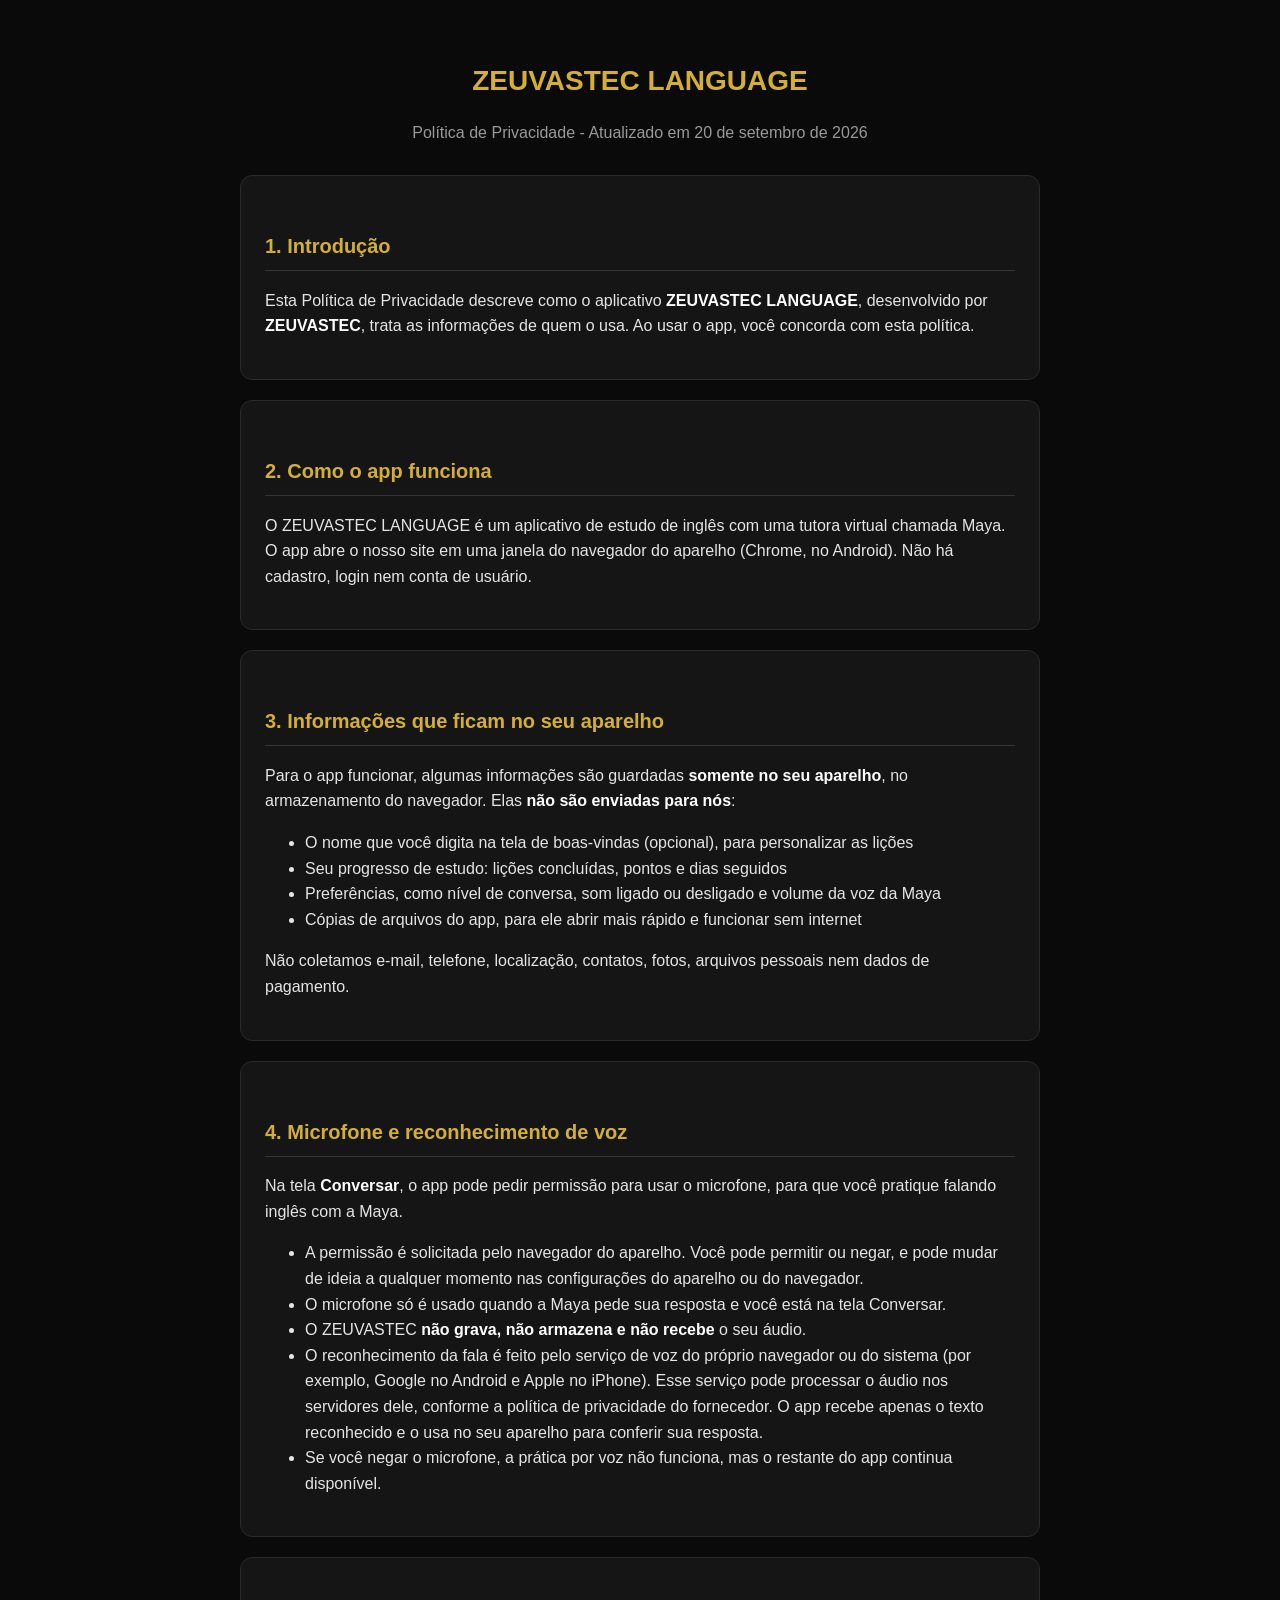
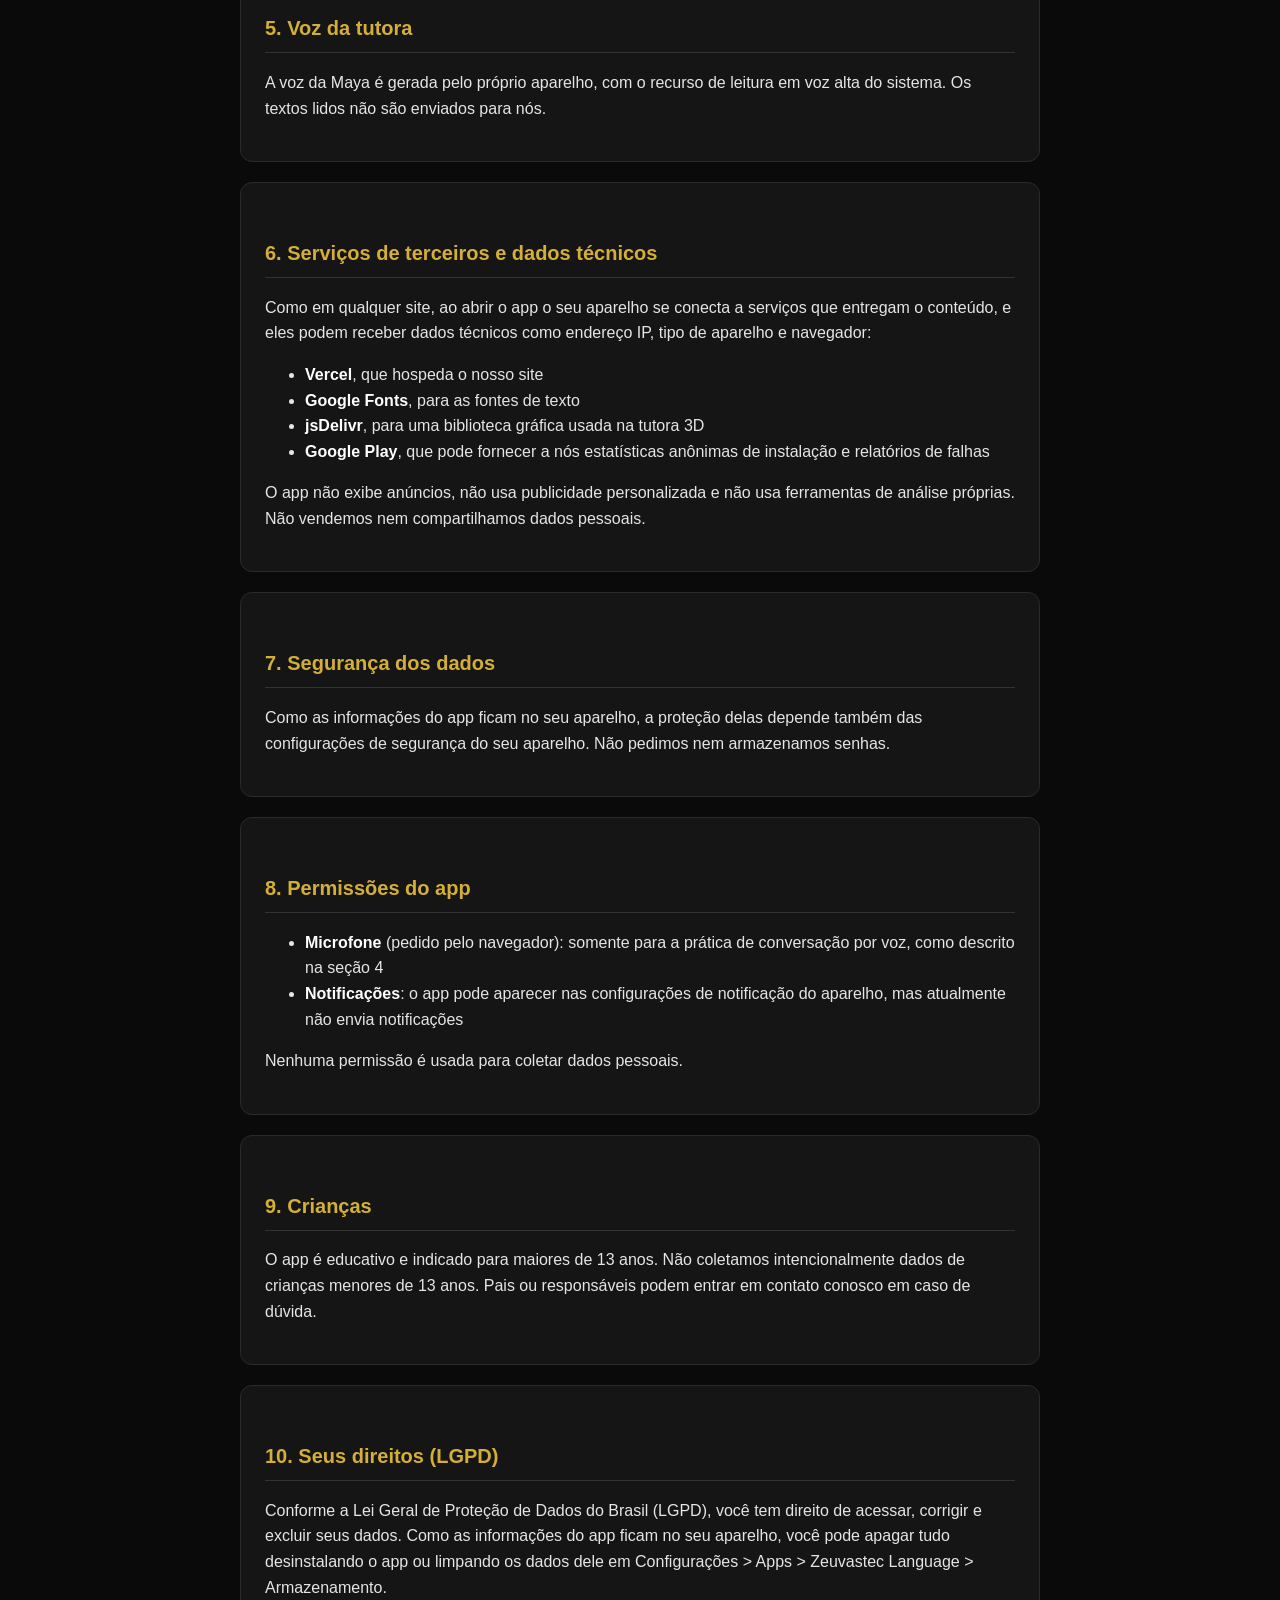
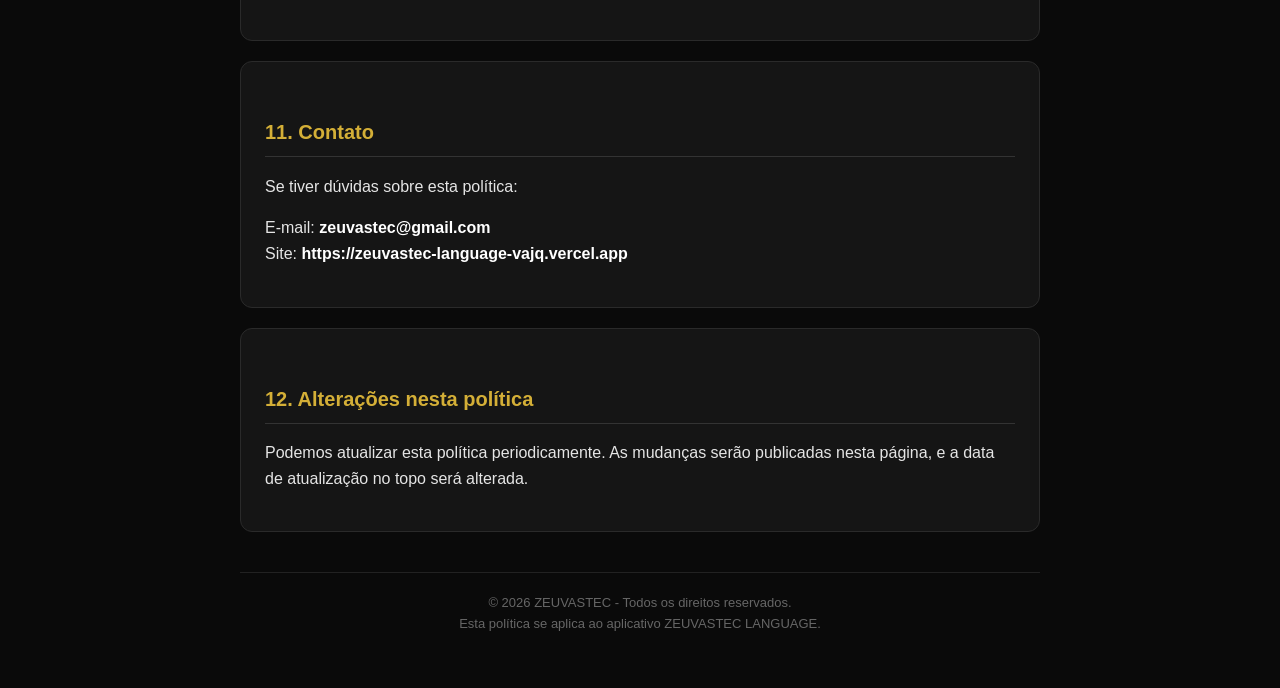
<file: privacidade.html>
<!DOCTYPE html>
<html lang="pt-BR">
<head>
<meta charset="UTF-8">
<meta name="viewport" content="width=device-width, initial-scale=1.0">
<title>Política de Privacidade - ZEUVASTEC LANGUAGE</title>
<style>
body{font-family:Arial,sans-serif;background:#0a0a0a;color:#e5e5e5;margin:0;padding:0;line-height:1.6}
.container{max-width:800px;margin:0 auto;padding:40px 20px}
h1{color:#d4af37;text-align:center;font-size:28px;margin-bottom:10px}
h2{color:#d4af37;margin-top:30px;font-size:20px;border-bottom:1px solid #333;padding-bottom:8px}
.subtitle{text-align:center;color:#999;margin-bottom:30px}
.card{background:#151515;border:1px solid #2a2a2a;border-radius:12px;padding:24px;margin-bottom:20px}
a{color:#d4af37}
strong{color:#fff}
.footer{text-align:center;color:#666;font-size:13px;margin-top:40px;border-top:1px solid #222;padding-top:20px}
</style>
</head>
<body>
<div class="container">
<h1>ZEUVASTEC LANGUAGE</h1>
<p class="subtitle">Política de Privacidade - Atualizado em 20 de setembro de 2026</p>

<div class="card">
<h2>1. Introdução</h2>
<p>Esta Política de Privacidade descreve como o aplicativo <strong>ZEUVASTEC LANGUAGE</strong>, desenvolvido por <strong>ZEUVASTEC</strong>, trata as informações de quem o usa. Ao usar o app, você concorda com esta política.</p>
</div>

<div class="card">
<h2>2. Como o app funciona</h2>
<p>O ZEUVASTEC LANGUAGE é um aplicativo de estudo de inglês com uma tutora virtual chamada Maya. O app abre o nosso site em uma janela do navegador do aparelho (Chrome, no Android). Não há cadastro, login nem conta de usuário.</p>
</div>

<div class="card">
<h2>3. Informações que ficam no seu aparelho</h2>
<p>Para o app funcionar, algumas informações são guardadas <strong>somente no seu aparelho</strong>, no armazenamento do navegador. Elas <strong>não são enviadas para nós</strong>:</p>
<ul>
<li>O nome que você digita na tela de boas-vindas (opcional), para personalizar as lições</li>
<li>Seu progresso de estudo: lições concluídas, pontos e dias seguidos</li>
<li>Preferências, como nível de conversa, som ligado ou desligado e volume da voz da Maya</li>
<li>Cópias de arquivos do app, para ele abrir mais rápido e funcionar sem internet</li>
</ul>
<p>Não coletamos e-mail, telefone, localização, contatos, fotos, arquivos pessoais nem dados de pagamento.</p>
</div>

<div class="card">
<h2>4. Microfone e reconhecimento de voz</h2>
<p>Na tela <strong>Conversar</strong>, o app pode pedir permissão para usar o microfone, para que você pratique falando inglês com a Maya.</p>
<ul>
<li>A permissão é solicitada pelo navegador do aparelho. Você pode permitir ou negar, e pode mudar de ideia a qualquer momento nas configurações do aparelho ou do navegador.</li>
<li>O microfone só é usado quando a Maya pede sua resposta e você está na tela Conversar.</li>
<li>O ZEUVASTEC <strong>não grava, não armazena e não recebe</strong> o seu áudio.</li>
<li>O reconhecimento da fala é feito pelo serviço de voz do próprio navegador ou do sistema (por exemplo, Google no Android e Apple no iPhone). Esse serviço pode processar o áudio nos servidores dele, conforme a política de privacidade do fornecedor. O app recebe apenas o texto reconhecido e o usa no seu aparelho para conferir sua resposta.</li>
<li>Se você negar o microfone, a prática por voz não funciona, mas o restante do app continua disponível.</li>
</ul>
</div>

<div class="card">
<h2>5. Voz da tutora</h2>
<p>A voz da Maya é gerada pelo próprio aparelho, com o recurso de leitura em voz alta do sistema. Os textos lidos não são enviados para nós.</p>
</div>

<div class="card">
<h2>6. Serviços de terceiros e dados técnicos</h2>
<p>Como em qualquer site, ao abrir o app o seu aparelho se conecta a serviços que entregam o conteúdo, e eles podem receber dados técnicos como endereço IP, tipo de aparelho e navegador:</p>
<ul>
<li><strong>Vercel</strong>, que hospeda o nosso site</li>
<li><strong>Google Fonts</strong>, para as fontes de texto</li>
<li><strong>jsDelivr</strong>, para uma biblioteca gráfica usada na tutora 3D</li>
<li><strong>Google Play</strong>, que pode fornecer a nós estatísticas anônimas de instalação e relatórios de falhas</li>
</ul>
<p>O app não exibe anúncios, não usa publicidade personalizada e não usa ferramentas de análise próprias. Não vendemos nem compartilhamos dados pessoais.</p>
</div>

<div class="card">
<h2>7. Segurança dos dados</h2>
<p>Como as informações do app ficam no seu aparelho, a proteção delas depende também das configurações de segurança do seu aparelho. Não pedimos nem armazenamos senhas.</p>
</div>

<div class="card">
<h2>8. Permissões do app</h2>
<ul>
<li><strong>Microfone</strong> (pedido pelo navegador): somente para a prática de conversação por voz, como descrito na seção 4</li>
<li><strong>Notificações</strong>: o app pode aparecer nas configurações de notificação do aparelho, mas atualmente não envia notificações</li>
</ul>
<p>Nenhuma permissão é usada para coletar dados pessoais.</p>
</div>

<div class="card">
<h2>9. Crianças</h2>
<p>O app é educativo e indicado para maiores de 13 anos. Não coletamos intencionalmente dados de crianças menores de 13 anos. Pais ou responsáveis podem entrar em contato conosco em caso de dúvida.</p>
</div>

<div class="card">
<h2>10. Seus direitos (LGPD)</h2>
<p>Conforme a Lei Geral de Proteção de Dados do Brasil (LGPD), você tem direito de acessar, corrigir e excluir seus dados. Como as informações do app ficam no seu aparelho, você pode apagar tudo desinstalando o app ou limpando os dados dele em Configurações &gt; Apps &gt; Zeuvastec Language &gt; Armazenamento.</p>
</div>

<div class="card">
<h2>11. Contato</h2>
<p>Se tiver dúvidas sobre esta política:</p>
<p>E-mail: <strong>zeuvastec@gmail.com</strong><br>
Site: <strong>https://zeuvastec-language-vajq.vercel.app</strong></p>
</div>

<div class="card">
<h2>12. Alterações nesta política</h2>
<p>Podemos atualizar esta política periodicamente. As mudanças serão publicadas nesta página, e a data de atualização no topo será alterada.</p>
</div>

<p class="footer">© 2026 ZEUVASTEC - Todos os direitos reservados.<br>Esta política se aplica ao aplicativo ZEUVASTEC LANGUAGE.</p>

</div>
</body>
</html>
</file>
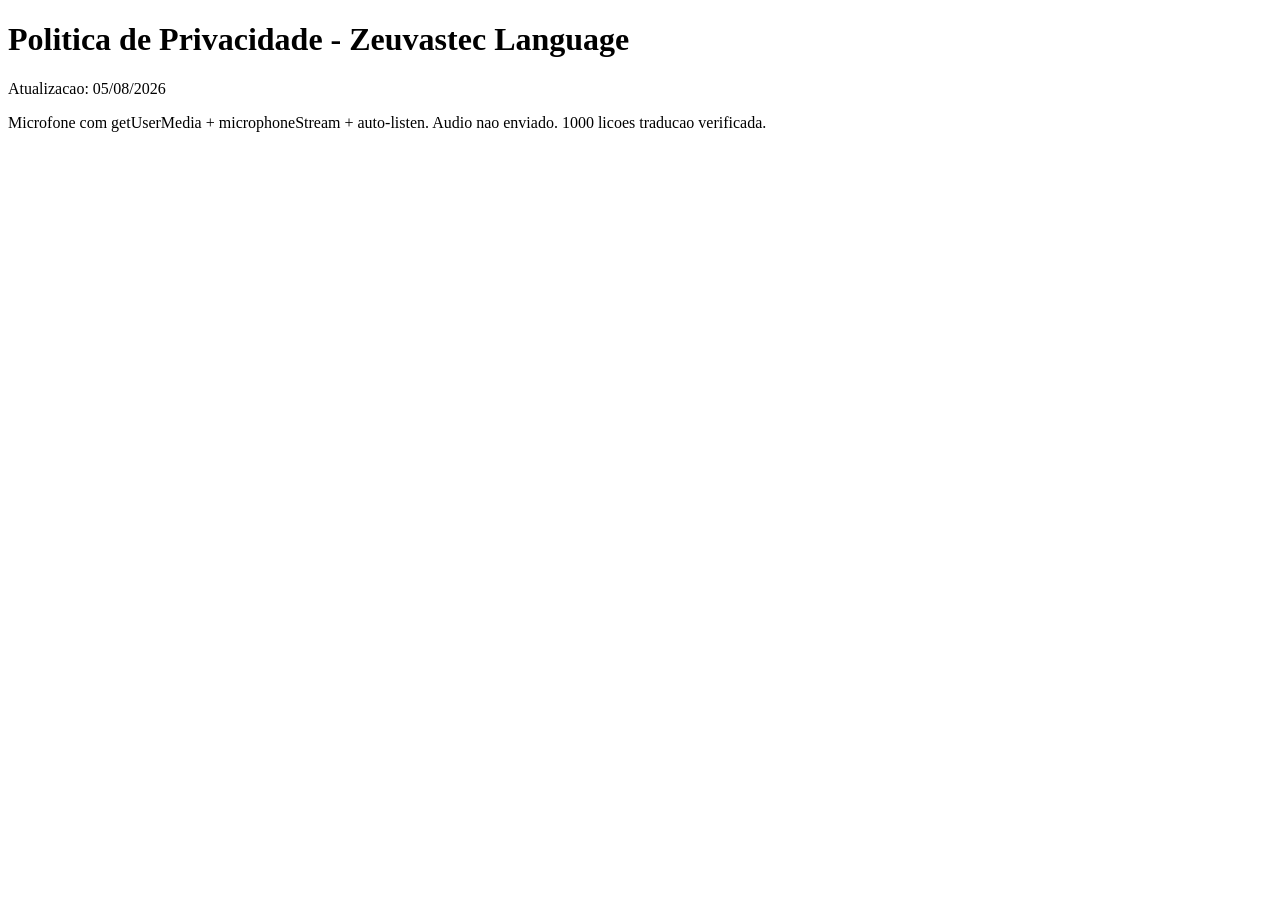
<file: privacy-policy.html>
<!doctype html><html lang="pt-BR"><head><meta charset="UTF-8"><title>Politica</title></head><body><h1>Politica de Privacidade - Zeuvastec Language</h1><p>Atualizacao: 05/08/2026</p><p>Microfone com getUserMedia + microphoneStream + auto-listen. Audio nao enviado. 1000 licoes traducao verificada.</p></body></html>
</file>
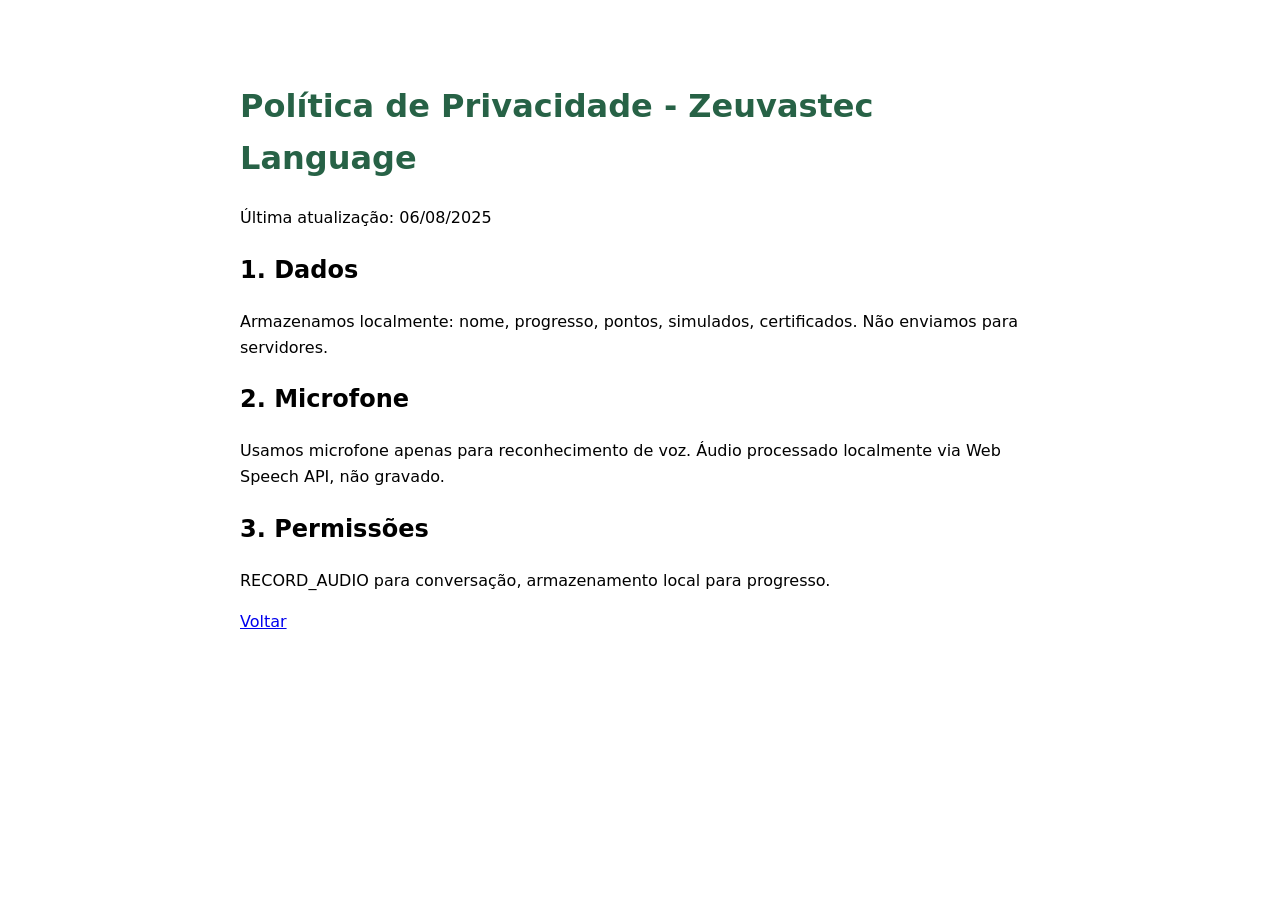
<file: privacy-policy_1.html>
<!doctype html><html lang="pt-BR"><head><meta charset="UTF-8"/><title>Política de Privacidade - Zeuvastec Language</title><style>body{font-family:system-ui;max-width:800px;margin:40px auto;padding:20px;line-height:1.6}h1{color:#276246}</style></head><body><h1>Política de Privacidade - Zeuvastec Language</h1><p>Última atualização: 06/08/2025</p><h2>1. Dados</h2><p>Armazenamos localmente: nome, progresso, pontos, simulados, certificados. Não enviamos para servidores.</p><h2>2. Microfone</h2><p>Usamos microfone apenas para reconhecimento de voz. Áudio processado localmente via Web Speech API, não gravado.</p><h2>3. Permissões</h2><p>RECORD_AUDIO para conversação, armazenamento local para progresso.</p><p><a href="/">Voltar</a></p></body></html>
</file>
